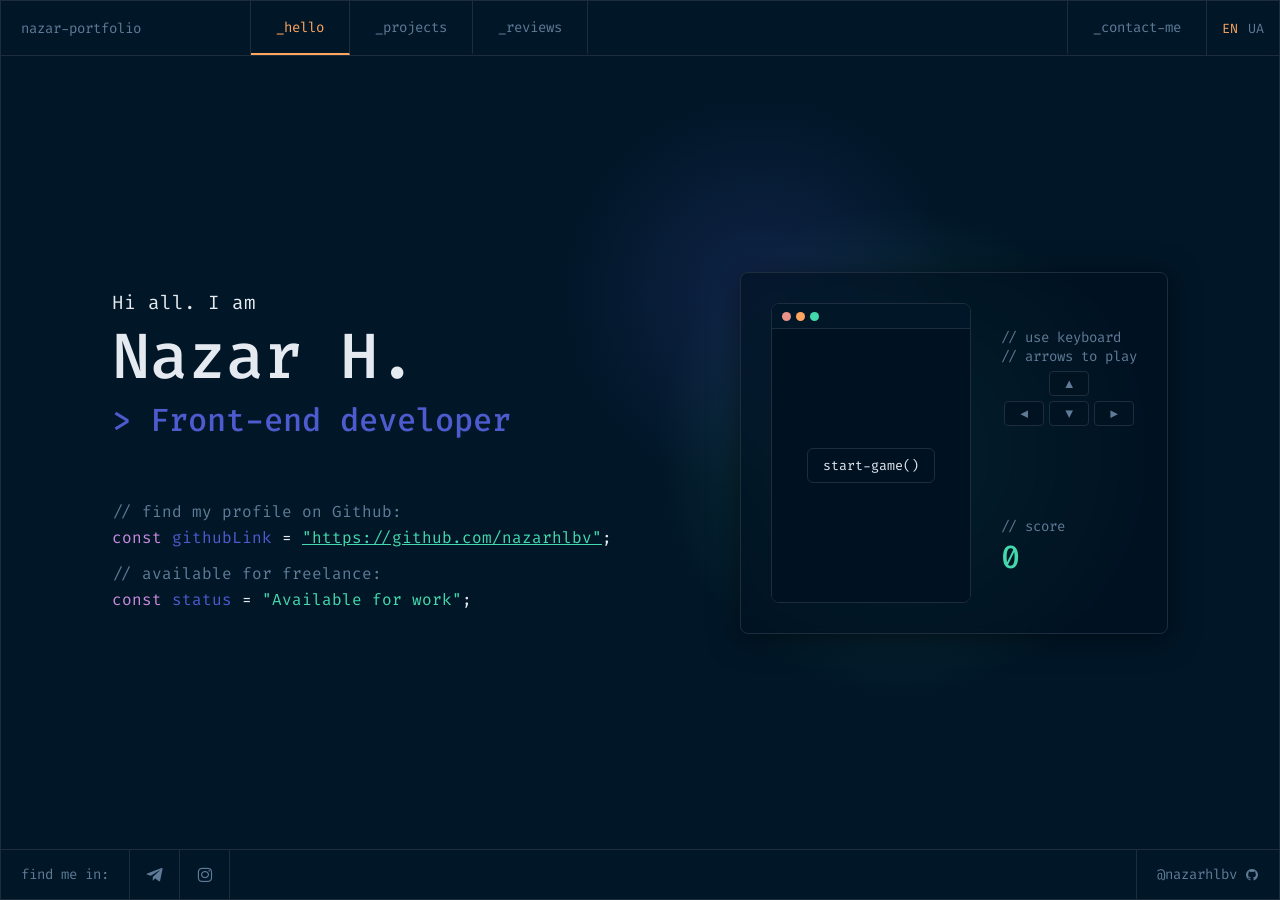
<file: index.html>
<!DOCTYPE html>
<html lang="en">
<head>
    <meta charset="UTF-8">
    <meta name="viewport" content="width=device-width, initial-scale=1.0">
    <title>Nazar | Frontend Developer</title>
    <meta name="description" content="Nazar - Frontend Developer from Ukraine. Modern IDE style portfolio.">
    
    <link href="https://fonts.googleapis.com/css2?family=Fira+Code:wght@400;500&family=Inter:wght@400;500;600&display=swap" rel="stylesheet">
    <link href="https://unpkg.com/boxicons@2.1.4/css/boxicons.min.css" rel="stylesheet">
    <link rel="stylesheet" href="styles/style.css">
</head>
<body class="ide-theme">
    <div class="app-container">
        <!-- HEADER -->
        <header class="app-header">
            <div class="header-logo" data-i18n="nav_logo">nazar-portfolio</div>
            <nav class="header-nav">
                <button class="nav-tab active" data-target="view-hello" data-i18n="nav_home">_hello</button>
                <button class="nav-tab" data-target="view-projects" data-i18n="nav_projects" id="tab_projects">_projects</button>
                <button class="nav-tab" data-target="view-about" data-i18n="nav_reviews">_reviews</button>
            </nav>
            <div class="header-contact">
                <button class="nav-tab" data-target="view-contact" data-i18n="nav_contact" style="border-right: none;">_contact-me</button>
                <div class="lang-switcher">
                    <button class="lang-btn active" data-lang="en">EN</button>
                    <button class="lang-btn" data-lang="ua">UA</button>
                </div>
            </div>
            <!-- Mobile Menu Toggle -->
            <button class="mobile-menu-btn"><i class='bx bx-menu'></i></button>
        </header>

        <!-- MAIN LAYOUT -->
        <div class="app-body">
            
            <!-- VIEW: HELLO -->
            <main class="view-section active" id="view-hello">
                <div class="hello-layout">
                    <div class="hello-text">
                        <p class="greeting" data-i18n="greeting">Hi all. I am</p>
                        <h1 class="name">Nazar H.</h1>
                        <h2 class="role" data-i18n="role_subtitle">> Front-end developer</h2>
                        
                        <div class="code-snippet">
                            <p class="comment" data-i18n="comment_github">// find my profile on Github:</p>
                            <p><span class="keyword">const</span> <span class="variable">githubLink</span> = <a href="https://github.com/nazarhlbv" target="_blank" class="string">"https://github.com/nazarhlbv"</a>;</p>
                            <p class="comment" style="margin-top: 15px;" data-i18n="comment_status">// available for freelance:</p>
                            <p><span class="keyword">const</span> <span class="variable">status</span> = <span class="string" data-i18n="status_string">"Available for work"</span>;</p>
                        </div>
                    </div>
                    <div class="hello-visual">
                        <div class="game-wrapper desktop-only">
                            <div class="game-container">
                                <div class="game-ui-top">
                                    <span class="mac-dot red"></span>
                                    <span class="mac-dot yellow"></span>
                                    <span class="mac-dot green"></span>
                                </div>
                                <canvas id="snake-game" width="200" height="300"></canvas>
                                
                                <div class="game-overlay" id="game-overlay">
                                    <button class="btn-start" id="btn-start-game" data-i18n="game_start">start-game()</button>
                                </div>
                                
                                <div class="game-over-overlay" id="game-over-overlay" style="display: none;">
                                    <div class="game-over-title" data-i18n="game_over">GAME OVER!</div>
                                    <button class="btn-start" id="btn-restart-game" data-i18n="game_restart">start-again()</button>
                                </div>
                            </div>
                            
                            <div class="game-dashboard">
                                <div class="game-instructions">
                                    <p class="comment" data-i18n="game_use_keyboard">// use keyboard</p>
                                    <p class="comment" data-i18n="game_arrows">// arrows to play</p>
                                    <div class="keys-grid">
                                        <div class="key-row">
                                            <span class="key-btn empty"></span>
                                            <span class="key-btn">▲</span>
                                            <span class="key-btn empty"></span>
                                        </div>
                                        <div class="key-row">
                                            <span class="key-btn">◀</span>
                                            <span class="key-btn">▼</span>
                                            <span class="key-btn">▶</span>
                                        </div>
                                    </div>
                                </div>
                                
                                <div class="game-score-box">
                                    <p class="comment" data-i18n="game_score">// score</p>
                                    <p class="score-value" id="game-score">0</p>
                                </div>
                            </div>
                        </div>
                        <div class="mobile-only game-fallback">
                            <i class='bx bx-code-alt'></i>
                            <p class="comment" data-i18n="game_mobile">// Snake game disabled on mobile</p>
                        </div>
                    </div>
                </div>
            </main>

            <!-- VIEW: PROJECTS -->
            <main class="view-section" id="view-projects">
                <aside class="app-sidebar">
                    <div class="sidebar-title">
                        <i class='bx bxs-down-arrow'></i> <span data-i18n="sidebar_projects">projects</span>
                    </div>
                    <div class="sidebar-filters" id="tech-filters">
                        <!-- Filters generated by JS, like checkboxes for React, CSS -->
                        <label class="filter-item"><input type="checkbox" value="HTML" checked> <span class="icon" style="color: #E34F26"><i class='bx bxl-html5'></i></span> HTML</label>
                        <label class="filter-item"><input type="checkbox" value="CSS" checked> <span class="icon" style="color: #1572B6"><i class='bx bxl-css3'></i></span> CSS</label>
                        <label class="filter-item"><input type="checkbox" value="JavaScript" checked> <span class="icon" style="color: #F7DF1E"><i class='bx bxl-javascript'></i></span> JavaScript</label>
                        <label class="filter-item"><input type="checkbox" value="React" checked> <span class="icon" style="color: #61DAFB"><i class='bx bxl-react'></i></span> React</label>
                        <label class="filter-item"><input type="checkbox" value="Figma" checked> <span class="icon" style="color: #F24E1E"><i class='bx bxl-figma'></i></span> Figma</label>
                    </div>
                </aside>
                <div class="app-content">
                    <div class="content-tabs">
                        <div class="active-tab"><span data-i18n="tab_all_projects">_All-Projects</span> <i class='bx bx-x'></i></div>
                    </div>
                    <div class="content-scroll">
                        <div class="projects-grid" id="projects-grid">
                            <!-- Projects injected here by script.js -->
                        </div>
                    </div>
                </div>
            </main>

            <!-- VIEW: REVIEWS -->
            <main class="view-section" id="view-about">
                 <aside class="app-sidebar">
                    <div class="sidebar-title"><i class='bx bxs-down-arrow'></i> <span data-i18n="sidebar_feedback">feedback</span></div>
                    <div class="sidebar-item active" id="btn-show-reviews"><i class='bx bx-message-rounded-dots'></i> <span data-i18n="sidebar_client_reviews">Client Reviews</span></div>
                    <div class="sidebar-item" id="btn-show-add"><i class='bx bx-edit-alt'></i> <span data-i18n="sidebar_add_review">Add Review</span></div>
                </aside>
                <div class="app-content">
                    <div class="content-tabs">
                        <div class="active-tab"><span data-i18n="tab_reviews">_Reviews</span> <i class='bx bx-x'></i></div>
                    </div>
                    <div class="content-scroll">
                        <div class="reviews-layout">
                            <div class="reviews-view" id="reviews-list-view">
                                <div class="reviews-grid" id="reviews-container">
                                    <!-- Reviews injected here -->
                                </div>
                            </div>
                            
                            <div class="add-review-panel" id="add-review-panel" style="display: none;">
                                <h3 class="form-title" data-i18n="leave_review_title">Write a log...</h3>
                                <form id="review-form" class="review-form">
                                    <div class="rating-select">
                                        <span class="star" data-value="1">★</span><span class="star" data-value="2">★</span><span class="star" data-value="3">★</span><span class="star" data-value="4">★</span><span class="star" data-value="5">★</span>
                                        <input type="hidden" id="rating-value" value="0">
                                    </div>
                                    
                                    <div class="input-group">
                                        <label data-i18n="label_name">_name:</label>
                                        <input type="text" id="reviewer-name" data-i18n-placeholder="placeholder_name" required>
                                    </div>
                                    <div class="input-group">
                                        <label data-i18n="label_feedback">_feedback:</label>
                                        <textarea id="reviewer-text" rows="4" data-i18n-placeholder="placeholder_feedback" required></textarea>
                                    </div>
                                    <button type="submit" class="btn-primary" data-i18n="btn_submit_review">submit-review()</button>
                                </form>
                            </div>
                        </div>
                    </div>
                </div>
            </main>

            <!-- VIEW: CONTACT -->
            <main class="view-section" id="view-contact">
                <aside class="app-sidebar">
                    <div class="sidebar-title"><i class='bx bxs-down-arrow'></i> <span data-i18n="sidebar_contacts">contacts</span></div>
                    <a href="https://t.me/nazarhlbv" target="_blank" class="sidebar-contact"><i class='bx bxl-telegram'></i> telegram</a>
                    <a href="https://wa.me/380968238181" target="_blank" class="sidebar-contact"><i class='bx bxl-whatsapp'></i> whatsapp</a>
                    <a href="mailto:example@gmail.com" class="sidebar-contact"><i class='bx bx-envelope'></i> email</a>
                </aside>
                <div class="app-content">
                     <div class="content-tabs">
                        <div class="active-tab"><span data-i18n="tab_contacts">_contacts</span> <i class='bx bx-x'></i></div>
                    </div>
                    <div class="content-scroll">
                        <div class="contact-layout">
                            <div class="contact-form-side">
                                <h3 class="form-title" data-i18n="contact_title">_contact-me</h3>
                                <form class="review-form" id="contact-form">
                                    <div class="input-group">
                                        <label data-i18n="label_name">_name:</label>
                                        <input type="text" id="contact-name" data-i18n-placeholder="placeholder_name" required>
                                    </div>
                                    <div class="input-group">
                                        <label data-i18n="label_email">_email:</label>
                                        <input type="email" id="contact-email" data-i18n-placeholder="placeholder_email" required>
                                    </div>
                                    <div class="input-group">
                                        <label data-i18n="label_message">_message:</label>
                                        <textarea id="contact-msg" rows="5" data-i18n-placeholder="placeholder_feedback" required></textarea>
                                    </div>
                                    <button type="submit" class="btn-primary" data-i18n="btn_submit_message">submit-message()</button>
                                </form>
                            </div>
                            
                            <div class="contact-code-side">
                                <div class="contact-code">
    <div class="code-line"><span class="keyword">const</span> <span class="variable">button</span> = <span class="method">document</span>.<span class="method">querySelector</span>(<span class="string">'#sendBtn'</span>);</div>
    <br>
    <div class="code-line"><span class="comment">/**</span></div>
    <div class="code-line"><span class="comment" data-i18n="comment_send_1"> * Send me a message,</span></div>
    <div class="code-line"><span class="comment" data-i18n="comment_send_2"> * I will reply as soon as possible.</span></div>
    <div class="code-line"><span class="comment"> */</span></div>
    <div class="code-line"><span class="keyword">const</span> <span class="variable">message</span> = {</div>
    <div class="code-line indent-1">name: <span class="string" id="code-name">""</span>,</div>
    <div class="code-line indent-1">email: <span class="string" id="code-email">""</span>,</div>
    <div class="code-line indent-1">message: <span class="string" id="code-msg">""</span>,</div>
    <div class="code-line">}</div>
    <br>
    <div class="code-line"><span class="method" data-i18n="comment_waiting">Waiting for connections...</span></div>
    <br>
    <div class="code-line"><span class="variable">button</span>.<span class="method">addEventListener</span>(<span class="string">'click'</span>, () => {</div>
    <div class="code-line indent-1"><span class="method">form</span>.<span class="method">send</span>(<span class="variable">message</span>);</div>
    <div class="code-line">})</div>
                                </div>
                            </div>
                        </div>
                    </div>
                </div>
            </main>

        </div>

        <!-- FOOTER -->
        <footer class="app-footer">
            <div class="footer-left">
                <span data-i18n="footer_find_me">find me in:</span>
                <a href="https://t.me/nazarhlbv" target="_blank" class="footer-icon"><i class='bx bxl-telegram'></i></a>
                <a href="https://www.instagram.com/nazarhlbv/" target="_blank" class="footer-icon"><i class='bx bxl-instagram'></i></a>
            </div>
            <div class="footer-right">
                <a href="https://github.com/nazarhlbv" target="_blank">@nazarhlbv <i class='bx bxl-github'></i></a>
            </div>
        </footer>
    </div>
    
    <script src="scripts/script.js" defer></script>
</body>
</html>
</file>
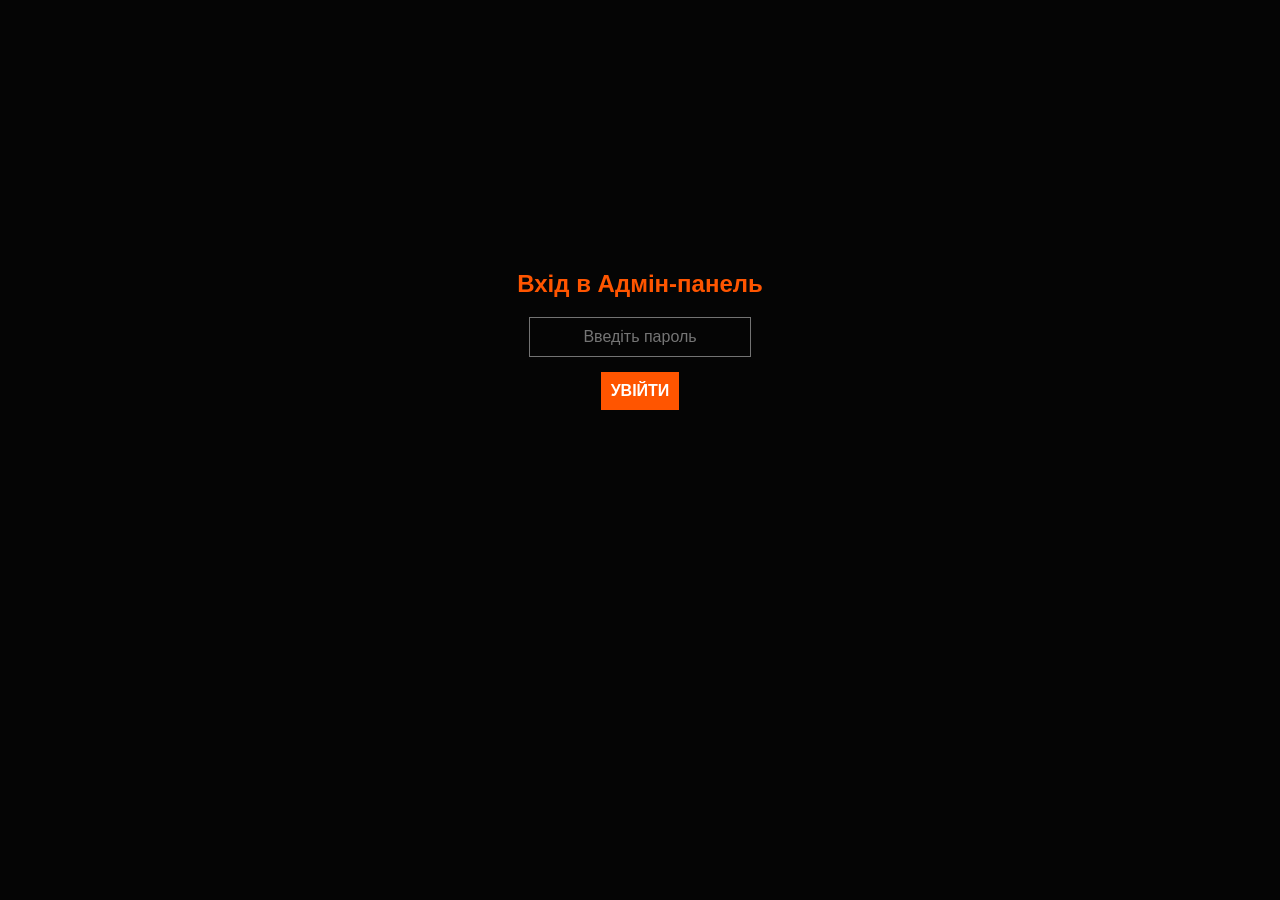
<file: admin.html>
<!DOCTYPE html>
<html lang="en">
<head>
    <meta charset="UTF-8">
    <title>Admin Panel - Manage Portfolio</title>
    <style>
        body { font-family: sans-serif; background: #050505; color: white; padding: 50px; max-width: 800px; margin: 0 auto; }
        h2 { text-align: center; color: #FF5500; margin-top: 40px; }
        .admin-form { display: flex; flex-direction: column; gap: 15px; margin-bottom: 50px; padding: 20px; border: 1px solid #333; }
        input, textarea, button { padding: 10px; font-size: 16px; background: transparent; border: 1px solid #737373; color: white; }
        button { background: #FF5500; border: none; cursor: pointer; font-weight: bold; text-transform: uppercase; }
        button:hover { background: #e64d00; }
        
        .project-item { display: flex; justify-content: space-between; align-items: center; padding: 15px; border-bottom: 1px solid #333; background: #111; margin-bottom: 5px;}
        .project-title { font-size: 1.2rem; font-weight: bold; }
        .btn-delete { background: #cc0000; padding: 5px 15px; font-size: 14px; margin-left: 10px;}
        .btn-delete:hover { background: #ff0000; }
        .btn-move { background: #333; padding: 5px 10px; font-size: 14px; margin: 0 2px;}
        .btn-move:hover { background: #555; }
        .btn-move:disabled { opacity: 0.3; cursor: not-allowed; }
        .review-text { margin: 5px 0 0; font-size: 14px; color: #888; }
        .rating-stars { color: #FF5500; margin-left: 10px; }

        #loginScreen { display: flex; flex-direction: column; align-items: center; justify-content: center; height: 60vh; }
        #loginScreen input { margin-bottom: 15px; text-align: center; }
        #adminContent { display: none; }
    </style>
</head>
<body>

    <div id="loginScreen">
        <h2>Вхід в Адмін-панель</h2>
        <input type="password" id="adminPassword" placeholder="Введіть пароль">
        <button onclick="checkPassword()">Увійти</button>
    </div>

    <div id="adminContent">
        <h2>Додати новий проєкт</h2>
        <form class="admin-form" id="adminForm">
            <input type="text" id="p-title" placeholder="Назва проєкту" required>
            <textarea id="p-desc" rows="3" placeholder="Опис проєкту..." required></textarea>
            <input type="text" id="p-tech" placeholder="Технології (через кому)" required>
            <input type="text" id="p-link" placeholder="Посилання (https://...)" required>
            <input type="text" id="p-img" placeholder="Шлях до картинки (images/photo.png)" required>
            <button type="submit">Добавити в базу</button>
        </form>

        <h2>Існуючі проєкти (налаштування порядку)</h2>
        <div id="projectsList"></div>

        <h2>Існуючі відгуки</h2>
        <div id="reviewsList"></div>
    </div>

    <script>
        // ТУТ ВАЖЛИВО: Оскільки ти тестуєш на комп'ютері, змінимо тимчасово на 127.0.0.1
        // Перед тим як пушити на GitHub, поверни сюди своє посилання Render!
        const apiUrl = 'https://nazar-portfolio-api.onrender.com'; 
        let currentProjects = []; // Масив для збереження поточного порядку

        document.getElementById('adminPassword').addEventListener('keypress', function (e) {
            if (e.key === 'Enter') checkPassword();
        });

        function checkPassword() {
            const pass = document.getElementById('adminPassword').value;
            if (pass === 'admin2026') {
                document.getElementById('loginScreen').style.display = 'none';
                document.getElementById('adminContent').style.display = 'block';
                loadProjects();
                loadReviewsAdmin();
            } else { alert('Невірний пароль!'); }
        }

        // ==========================================
        // ПРОЄКТИ ТА СОРТУВАННЯ
        // ==========================================
        document.getElementById('adminForm').addEventListener('submit', async (e) => {
            e.preventDefault();
            const newProject = {
                title: document.getElementById('p-title').value,
                desc: document.getElementById('p-desc').value,
                tech_stack: document.getElementById('p-tech').value,
                link: document.getElementById('p-link').value,
                img: document.getElementById('p-img').value
            };
            try {
                const response = await fetch(`${apiUrl}/add-project`, {
                    method: 'POST',
                    headers: { 'Content-Type': 'application/json' },
                    body: JSON.stringify(newProject)
                });
                if (response.ok) {
                    document.getElementById('adminForm').reset();
                    loadProjects(); 
                }
            } catch (err) { alert('Помилка сервера!'); }
        });

        async function loadProjects() {
            const list = document.getElementById('projectsList');
            list.innerHTML = 'Завантаження...';
            try {
                const response = await fetch(`${apiUrl}/projects`);
                currentProjects = await response.json();
                renderProjects();
            } catch (err) { list.innerHTML = 'Помилка завантаження.'; }
        }

        function renderProjects() {
            const list = document.getElementById('projectsList');
            list.innerHTML = '';
            currentProjects.forEach((p, index) => {
                list.innerHTML += `
                    <div class="project-item">
                        <span class="project-title">${p.title}</span>
                        <div>
                            <button class="btn-move" onclick="moveUp(${index})" ${index === 0 ? 'disabled' : ''}>⬆️</button>
                            <button class="btn-move" onclick="moveDown(${index})" ${index === currentProjects.length - 1 ? 'disabled' : ''}>⬇️</button>
                            <button class="btn-delete" onclick="deleteProject(${p.id})">Видалити</button>
                        </div>
                    </div>
                `;
            });
        }

        // Логіка переміщення вгору
        async function moveUp(index) {
            if (index === 0) return;
            // Міняємо місцями у масиві
            const temp = currentProjects[index];
            currentProjects[index] = currentProjects[index - 1];
            currentProjects[index - 1] = temp;
            renderProjects(); // Малюємо новий порядок
            await saveNewOrder(); // Відправляємо в базу
        }

        // Логіка переміщення вниз
        async function moveDown(index) {
            if (index === currentProjects.length - 1) return;
            const temp = currentProjects[index];
            currentProjects[index] = currentProjects[index + 1];
            currentProjects[index + 1] = temp;
            renderProjects();
            await saveNewOrder();
        }

        // Збереження нового порядку в базу
        async function saveNewOrder() {
            const orderData = currentProjects.map((p, index) => ({
                id: p.id,
                display_order: index
            }));

            try {
                await fetch(`${apiUrl}/projects/order`, {
                    method: 'PUT',
                    headers: { 'Content-Type': 'application/json' },
                    body: JSON.stringify(orderData)
                });
            } catch (err) { console.error('Помилка збереження порядку'); }
        }

        async function deleteProject(id) {
            if (!confirm('Точно видалити цей проєкт?')) return;
            try {
                const response = await fetch(`${apiUrl}/projects/${id}`, { method: 'DELETE' });
                if (response.ok) loadProjects();
            } catch (err) { alert('Помилка при видаленні!'); }
        }

        // ==========================================
        // ВІДГУКИ
        // ==========================================
        async function loadReviewsAdmin() {
            const list = document.getElementById('reviewsList');
            try {
                const response = await fetch(`${apiUrl}/reviews`);
                const reviews = await response.json();
                list.innerHTML = '';
                reviews.forEach(r => {
                    list.innerHTML += `
                        <div class="project-item">
                            <div>
                                <span class="project-title">${r.name}</span>
                                <span class="rating-stars">${r.rating} ★</span>
                                <p class="review-text">"${r.text}"</p>
                            </div>
                            <button class="btn-delete" onclick="deleteReview(${r.id})">Видалити</button>
                        </div>
                    `;
                });
            } catch (err) { list.innerHTML = 'Помилка завантаження.'; }
        }

        async function deleteReview(id) {
            if (!confirm('Точно видалити цей відгук?')) return;
            try {
                const response = await fetch(`${apiUrl}/reviews/${id}`, { method: 'DELETE' });
                if (response.ok) loadReviewsAdmin();
            } catch (err) { alert('Помилка при видаленні!'); }
        }
    </script>
</body>
</html>
</file>
<file: styles/style.css>
/* ========================================== */
/* 1. БАЗОВІ ЗМІННІ (FIGMA SPA IDE THEME)     */
/* ========================================== */
@import url('https://fonts.googleapis.com/css2?family=Fira+Code:wght@400;500;600&family=Inter:wght@400;500;600&display=swap');

:root {
    /* Layout Framework */
    --bg-main: #011627;
    --bg-sidebar: #011221;
    --border-color: #1E2D3D;
    
    /* Typography */
    --text-primary: #E5E9F0;
    --text-muted: #607B96;
    
    /* IDE Syntax Accents */
    --syntax-keyword: #C98BDF; /* purple for const/return */
    --syntax-variable: #4D5BCE; /* blue for names */
    --syntax-method: #E99287; /* red for methods/functions */
    --syntax-string: #43D9AD; /* green for strings */
    --syntax-comment: #607B96; /* grey for comments */
    --syntax-orange: #FEA55F; /* orange accents */
    
    --accent-active: #FEA55F;
    --accent-hover: #E5E9F0;
    
    /* Fonts */
    --font-ui: 'Fira Code', monospace; /* Almost everything is monospace in Figma */
    --font-sans: 'Inter', sans-serif;
}

* {
    margin: 0;
    padding: 0;
    box-sizing: border-box;
}

body {
    font-family: var(--font-ui);
    background-color: var(--bg-main);
    color: var(--text-primary);
    overflow: hidden; /* It's an SPA */
    font-size: 14px;
}

/* ========================================== */
/* 2. ГОЛОВНИЙ КАРКАС ДОДАТКУ (APP LAYOUT)    */
/* ========================================== */
.app-container {
    display: flex;
    flex-direction: column;
    height: 100vh;
    width: 100vw;
    border: 1px solid var(--border-color); /* Outer container */
}

/* --- HEADER --- */
.app-header {
    display: flex;
    align-items: center;
    justify-content: space-between;
    height: 55px;
    border-bottom: 1px solid var(--border-color);
    background: var(--bg-main);
}

.header-logo {
    color: var(--text-muted);
    padding: 0 20px;
    width: 250px; /* aligns with sidebar width */
    border-right: 1px solid var(--border-color);
    height: 100%;
    display: flex;
    align-items: center;
}

.header-nav {
    display: flex;
    flex-grow: 1;
    height: 100%;
}

.nav-tab {
    background: transparent;
    border: none;
    border-right: 1px solid var(--border-color);
    color: var(--text-muted);
    padding: 0 25px;
    font-family: var(--font-ui);
    font-size: 14px;
    cursor: pointer;
    height: 100%;
    transition: color 0.2s;
    border-bottom: 2px solid transparent;
}

.nav-tab:hover {
    color: var(--accent-hover);
}

.nav-tab.active {
    color: var(--accent-active);
    border-bottom: 2px solid var(--accent-active);
}

.header-contact {
    display: flex;
    height: 100%;
}

.header-contact .nav-tab {
    border-left: 1px solid var(--border-color);
    border-right: none;
}

.lang-switcher {
    display: flex;
    align-items: center;
    border-left: 1px solid var(--border-color);
    padding: 0 10px;
}

.lang-btn {
    background: transparent;
    border: none;
    color: var(--text-muted);
    font-family: var(--font-ui);
    cursor: pointer;
    padding: 5px;
}

.lang-btn.active { color: var(--accent-active); }

.mobile-menu-btn {
    display: none;
    background: transparent;
    border: none;
    color: var(--text-muted);
    font-size: 1.5rem;
    padding: 0 20px;
}

/* --- FOOTER --- */
.app-footer {
    display: flex;
    align-items: center;
    justify-content: space-between;
    height: 50px;
    border-top: 1px solid var(--border-color);
    background: var(--bg-main);
}

.footer-left {
    display: flex;
    align-items: center;
    height: 100%;
}

.footer-left span {
    color: var(--text-muted);
    padding: 0 20px;
    display: flex;
    align-items: center;
    height: 100%;
    border-right: 1px solid var(--border-color);
}

.footer-icon {
    display: flex;
    align-items: center;
    justify-content: center;
    height: 100%;
    padding: 0 15px;
    border-right: 1px solid var(--border-color);
    color: var(--text-muted);
    font-size: 1.2rem;
    text-decoration: none;
    transition: color 0.2s;
}

.footer-icon:hover { color: var(--text-primary); }

.footer-right {
    height: 100%;
    border-left: 1px solid var(--border-color);
}

.footer-right a {
    display: flex;
    align-items: center;
    padding: 0 20px;
    height: 100%;
    color: var(--text-muted);
    text-decoration: none;
    gap: 8px;
    transition: color 0.2s;
}
.footer-right a:hover { color: var(--text-primary); }

/* --- APP BODY (MAIN) --- */
.app-body {
    flex-grow: 1;
    display: flex;
    overflow: hidden;
    position: relative;
}

/* All views are hidden by default via SPA routing */
.view-section {
    width: 100%;
    height: 100%;
    display: none; 
}
.view-section.active {
    display: flex;
}

/* ========================================== */
/* 3. SIDEBAR AND CONTENT TABS LAYOUT         */
/* ========================================== */
.app-sidebar {
    width: 250px;
    min-width: 250px;
    background: var(--bg-sidebar);
    border-right: 1px solid var(--border-color);
    height: 100%;
    display: flex;
    flex-direction: column;
}

.sidebar-title {
    padding: 10px 15px;
    color: var(--text-primary);
    border-bottom: 1px solid var(--border-color);
    display: flex;
    align-items: center;
    gap: 10px;
}

.sidebar-filters {
    padding: 15px 0;
    display: flex;
    flex-direction: column;
    gap: 5px;
}

.filter-item, .sidebar-item, .sidebar-contact {
    display: flex;
    align-items: center;
    gap: 10px;
    padding: 8px 15px;
    color: var(--text-muted);
    cursor: pointer;
    text-decoration: none;
    transition: color 0.2s;
}

.filter-item:hover, .sidebar-item:hover, .sidebar-contact:hover { color: var(--text-primary); }
.sidebar-item.active { color: var(--text-primary); background: rgba(255,255,255,0.02); }

.filter-item .icon { font-size: 1.2rem; display: flex; align-items: center; }

.app-content {
    flex-grow: 1;
    display: flex;
    flex-direction: column;
    height: 100%;
    position: relative;
    background: var(--bg-main);
}

/* The VS Code file tab style */
.content-tabs {
    height: 40px;
    border-bottom: 1px solid var(--border-color);
    display: flex;
}

.active-tab {
    padding: 0 15px;
    color: var(--text-muted);
    border-right: 1px solid var(--border-color);
    display: flex;
    align-items: center;
    gap: 15px;
    font-size: 14px;
}

.active-tab i { cursor: pointer; }

/* The scrollable area below tabs */
.content-scroll {
    flex-grow: 1;
    overflow-y: auto;
    padding: 40px;
}

/* ========================================== */
/* 4. VIEW: HELLO (HERO)                      */
/* ========================================== */
#view-hello {
    position: relative;
    overflow: hidden;
}

.hello-layout {
    width: 100%;
    height: 100%;
    display: flex;
    align-items: center;
    justify-content: center;
    gap: 10vw;
    z-index: 2;
    overflow-y: auto;
}

.hello-text {
    z-index: 2;
}

.greeting {
    color: var(--text-primary);
    font-size: 1.2rem;
    margin-bottom: 10px;
}

.name {
    font-size: 4rem;
    font-weight: 500;
    color: var(--text-primary);
    line-height: 1;
    margin-bottom: 10px;
}

.role {
    color: var(--syntax-variable);
    font-size: 2rem;
    font-weight: 500;
    margin-bottom: 60px;
}

.code-snippet p {
    margin-bottom: 5px;
    font-size: 1rem;
}

.hello-visual {
    z-index: 2;
}

.floating-code {
    background: rgba(1, 18, 33, 0.7);
    border: 1px solid var(--border-color);
    border-radius: 8px;
    padding: 20px;
    box-shadow: 0 4px 30px rgba(0, 0, 0, 0.5);
    backdrop-filter: blur(10px);
}

.hello-layout::before {
    content: '';
    position: absolute;
    width: 500px; height: 500px;
    background: radial-gradient(circle, rgba(67, 217, 173, 0.2) 0%, rgba(1, 22, 39, 0) 70%);
    top: 50%; right: 10%;
    transform: translateY(-50%);
    z-index: 1;
    pointer-events: none;
}

.hello-layout::after {
    content: '';
    position: absolute;
    width: 400px; height: 400px;
    background: radial-gradient(circle, rgba(77, 91, 206, 0.2) 0%, rgba(1, 22, 39, 0) 70%);
    top: 30%; right: 25%;
    transform: translateY(-50%);
    z-index: 1;
    pointer-events: none;
}

/* Syntax Highlighting Utilities */
.keyword { color: var(--syntax-keyword); }
.variable { color: var(--syntax-variable); }
.method { color: var(--syntax-method); }
.string { color: var(--syntax-string); }
.comment { color: var(--syntax-comment); }
.code-line { line-height: 1.5; }
.indent-1 { padding-left: 20px; }

/* ========================================== */
/* 5. VIEW: PROJECTS                          */
/* ========================================== */
.projects-grid {
    display: grid;
    grid-template-columns: repeat(auto-fill, minmax(300px, 1fr));
    gap: 30px;
}

.project-card {
    display: flex;
    flex-direction: column;
}

.project-title {
    color: var(--syntax-variable);
    font-size: 1rem;
    margin-bottom: 10px;
}

.project-title.secondary {
    color: var(--text-muted);
}

.project-box {
    background: var(--bg-sidebar);
    border: 1px solid var(--border-color);
    border-radius: 8px;
    overflow: hidden;
    flex-grow: 1;
    display: flex;
    flex-direction: column;
}

.project-img {
    width: 100%;
    aspect-ratio: 16/9;
    object-fit: cover;
    border-bottom: 1px solid var(--border-color);
}

.project-info {
    padding: 20px;
    display: flex;
    flex-direction: column;
    flex-grow: 1;
}

.project-desc {
    color: var(--text-muted);
    font-size: 0.9rem;
    line-height: 1.5;
    margin-bottom: 20px;
    flex-grow: 1;
}

.view-project-btn {
    align-self: flex-start;
    background: #1C2B3A;
    color: var(--text-primary);
    border: none;
    padding: 8px 16px;
    border-radius: 4px;
    font-family: var(--font-ui);
    cursor: pointer;
    text-decoration: none;
    transition: background 0.2s;
}

.view-project-btn:hover { background: #263B50; }

/* ========================================== */
/* 6. VIEW: REVIEWS & CONTACTS                */
/* ========================================== */
.reviews-grid {
    display: flex;
    flex-direction: column;
    gap: 20px;
}

.review-card {
    border-bottom: 1px dashed var(--border-color);
    padding-bottom: 20px;
}

.review-card h4 { color: var(--syntax-orange); margin-bottom: 5px; }
.review-stars { color: var(--syntax-method); margin-bottom: 10px; display: block; }
.review-card p { color: var(--text-muted); }

.add-review-panel {
    max-width: 500px;
}

.form-title {
    color: var(--text-primary);
    margin-bottom: 20px;
    font-weight: 400;
}

.input-group {
    display: flex;
    flex-direction: column;
    margin-bottom: 15px;
}

.input-group label {
    margin-bottom: 5px;
    color: var(--text-muted);
}

.review-form input, .review-form textarea {
    background: #011221;
    border: 1px solid var(--border-color);
    padding: 10px;
    color: var(--text-primary);
    font-family: var(--font-ui);
    outline: none;
    border-radius: 4px;
}
.review-form input:focus, .review-form textarea:focus { border-color: var(--text-muted); }

.rating-select {
    display: flex;
    gap: 5px;
    margin-bottom: 20px;
    font-size: 1.5rem;
    color: var(--border-color);
    cursor: pointer;
}
.rating-select .star.active { color: var(--accent-active); }

.btn-primary {
    background: #1C2B3A;
    color: var(--text-primary);
    border: none;
    padding: 10px 20px;
    border-radius: 4px;
    font-family: var(--font-ui);
    cursor: pointer;
}
.btn-primary:hover { background: #263B50; }

.contact-layout {
    display: flex;
    align-items: flex-start;
    justify-content: center;
    gap: 80px;
    height: 100%;
    max-width: 1000px;
    margin: 0 auto;
}

.contact-form-side {
    flex: 1;
    max-width: 400px;
    padding-top: 30px;
}

.contact-code-side {
    flex: 1;
    border-left: 1px solid var(--border-color);
    padding-left: 80px;
    height: 100%;
    display: flex;
    align-items: center;
}

.contact-code {
    font-size: 1.1rem;
}

/* ========================================== */
/* 8. SNAKE GAME                              */
/* ========================================== */
.desktop-only { display: flex; }
.mobile-only { display: none; }

.game-wrapper {
    display: flex;
    gap: 30px;
    align-items: center;
    background: rgba(1, 18, 33, 0.7);
    border: 1px solid var(--border-color);
    border-radius: 8px;
    padding: 30px;
    box-shadow: 0 4px 30px rgba(0, 0, 0, 0.5);
    backdrop-filter: blur(10px);
}

.game-container {
    position: relative;
    background: #011221;
    border: 1px solid var(--border-color);
    border-radius: 8px;
    overflow: hidden;
    width: 200px;
    height: 300px; /* 300 total, 25 header, 275 canvas */
    box-shadow: inset 0 0 20px rgba(0,0,0,0.5);
}

.game-ui-top {
    display: flex;
    gap: 5px;
    padding: 8px 10px;
    background: var(--bg-main);
    border-bottom: 1px solid var(--border-color);
    height: 25px;
}
.game-ui-top .mac-dot {
    width: 9px; height: 9px; border-radius: 50%;
}
.mac-dot.red { background: var(--syntax-method); }
.mac-dot.yellow { background: var(--syntax-orange); }
.mac-dot.green { background: var(--syntax-string); }

#snake-game {
    display: block;
    background: #011221;
}

.game-overlay, .game-over-overlay {
    position: absolute;
    top: 25px; /* below top ui */
    left: 0;
    width: 100%;
    height: calc(100% - 25px);
    background: rgba(1, 18, 33, 0.85);
    display: flex;
    flex-direction: column;
    justify-content: center;
    align-items: center;
    gap: 15px;
    z-index: 10;
}

.game-over-title {
    color: var(--syntax-string);
    font-size: 1.2rem;
    font-weight: 500;
}

.btn-start {
    background: transparent;
    color: var(--text-primary);
    border: 1px solid var(--border-color);
    padding: 8px 15px;
    border-radius: 6px;
    font-family: var(--font-ui);
    cursor: pointer;
    transition: all 0.2s;
}
.btn-start:hover {
    background: rgba(255, 255, 255, 0.1);
    border-color: var(--syntax-string);
    color: var(--syntax-string);
}

.game-dashboard {
    display: flex;
    flex-direction: column;
    justify-content: space-between;
    height: 250px;
}

.key-row {
    display: flex;
    gap: 5px;
    justify-content: center;
    margin-top: 5px;
}

.key-btn {
    display: inline-flex;
    align-items: center;
    justify-content: center;
    width: 40px; height: 25px;
    background: #011221;
    border: 1px solid var(--border-color);
    border-radius: 4px;
    color: var(--text-muted);
}
.key-btn.empty { background: transparent; border-color: transparent; }

.game-score-box {
    margin-top: 20px;
}
.score-value {
    color: var(--syntax-string);
    font-size: 2rem;
    font-weight: 500;
}

.game-fallback {
    padding: 30px;
    border: 1px solid var(--border-color);
    background: rgba(1, 18, 33, 0.7);
    border-radius: 8px;
    text-align: center;
}
.game-fallback i { font-size: 2rem; color: var(--text-muted); margin-bottom: 10px; }

/* ========================================== */
/* 9. АДАПТИВНІСТЬ (MOBILE)                   */
/* ========================================== */
@media (max-width: 768px) {
    .desktop-only { display: none !important; }
    .mobile-only { display: block !important; }

    .header-nav, .header-contact { 
        display: none; 
        flex-direction: column;
        position: absolute;
        left: 0;
        width: 100%;
        background: var(--bg-main);
        z-index: 1000;
        border-bottom: 1px solid var(--border-color);
        height: auto;
    }

    .header-nav { top: 55px; } /* Header height */
    .header-contact { top: calc(55px + 150px); border-top: 1px solid var(--border-color); }
    
    .header-nav.mobile-active, .header-contact.mobile-active { display: flex; }
    
    .nav-tab {
        width: 100%;
        padding: 15px 20px;
        border-right: none;
        border-bottom: 1px solid var(--border-color) !important;
        text-align: left;
    }

    .mobile-menu-btn { display: block; z-index: 1001; }
    
    .view-section.active {
        flex-direction: column; /* sidebar on top of content */
    }
    .app-sidebar {
        width: 100%; height: auto; min-width: unset;
        border-right: none; border-bottom: 1px solid var(--border-color);
    }
    
    .hello-layout {
        flex-direction: column;
        padding: 40px 20px;
        text-align: left;
        gap: 30px;
    }
    .hello-layout::before, .hello-layout::after { display: none; }
    .name { font-size: 3rem; }
    .role { font-size: 1.5rem; }

    .contact-layout {
        flex-direction: column;
        gap: 40px;
    }
    .contact-code-side {
        border-left: none;
        padding-left: 0;
        border-top: 1px solid var(--border-color);
        padding-top: 40px;
        width: 100%;
    }
}
</file>
